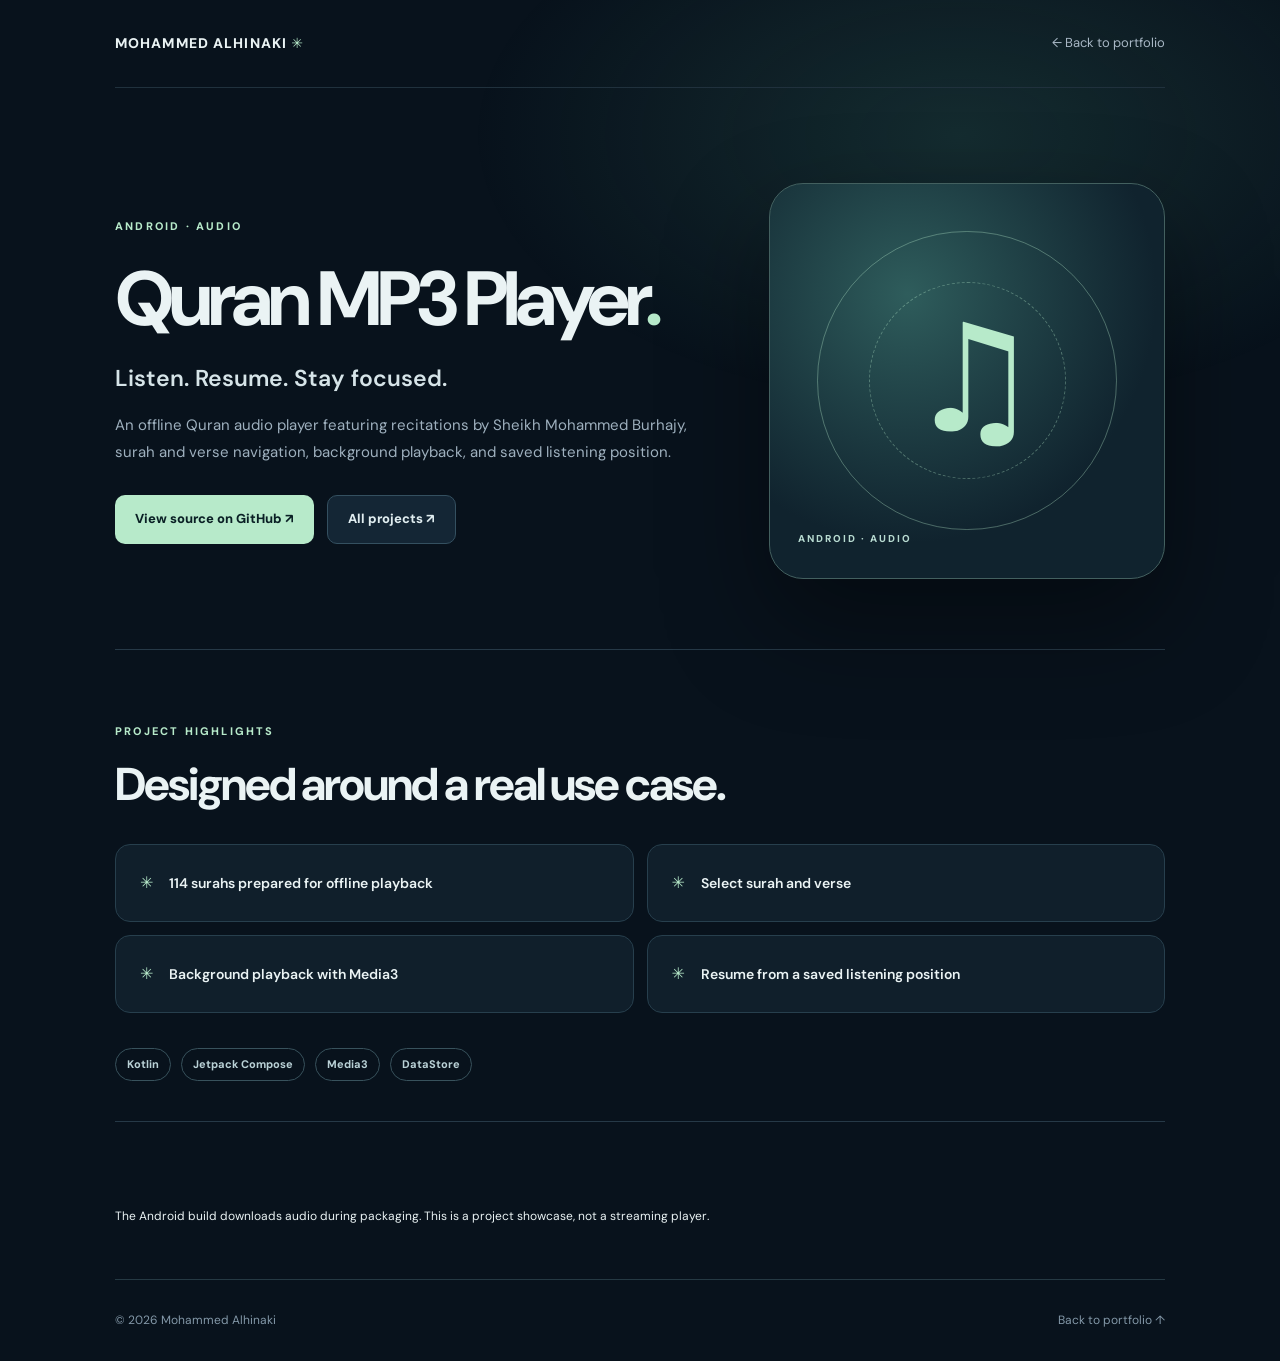
<file: docs/index.html>
<!doctype html>
<html lang="en"><head><meta charset="utf-8"/><meta name="viewport" content="width=device-width,initial-scale=1"/><meta name="description" content="An offline Quran audio player featuring recitations by Sheikh Mohammed Burhajy, surah and verse navigation, background playback, and saved listening position."/><meta name="theme-color" content="#08121c"/><title>Quran MP3 Player · Mohammed Alhinaki's Projects</title>
<link rel="preconnect" href="https://fonts.googleapis.com"/><link rel="preconnect" href="https://fonts.gstatic.com" crossorigin/><link href="https://fonts.googleapis.com/css2?family=DM+Sans:wght@400;500;600;700;800&display=swap" rel="stylesheet"/>
<style>
:root{--accent:#b7eaca;--accent2:#448d7a;color-scheme:dark}
*{box-sizing:border-box}html{scroll-behavior:smooth}body{margin:0;color:#eaf3f4;background:#08121c;font:400 16px/1.75 'DM Sans',system-ui,sans-serif;overflow-x:hidden}body:before{content:'';position:fixed;inset:0;pointer-events:none;background:radial-gradient(ellipse 40% 32% at 75% 15%,color-mix(in srgb,var(--accent2) 21%,transparent),transparent 95%);z-index:-1}a{color:inherit;text-decoration:none}a:focus-visible{outline:2px solid var(--accent);outline-offset:4px}.wrap{width:min(1050px,calc(100% - 48px));margin:auto}.nav{display:flex;align-items:center;justify-content:space-between;padding:31px 0;border-bottom:1px solid #20313d}.logo{font-size:14px;font-weight:800;letter-spacing:.08em}.logo b{color:var(--accent)}.back{font-size:13px;color:#a8b7c5;transition:color .25s}.back:hover{color:var(--accent)}.hero{min-height:480px;display:grid;grid-template-columns:1.2fr .8fr;align-items:center;gap:60px;padding:95px 0 70px}.kicker,.section-kicker{font-size:11px;font-weight:800;letter-spacing:.2em;color:var(--accent)}h1{font-size:clamp(48px,6vw,83px);line-height:1.1;letter-spacing:-.065em;margin:20px 0}h1 span{color:var(--accent)}.subtitle{font-size:23px;color:#d6e4e8;line-height:1.5;margin:0 0 17px;font-weight:600}.summary{color:#9eb0be;max-width:600px;margin:0 0 30px;font-size:15px}.actions{display:flex;flex-wrap:wrap;gap:13px}.btn{display:inline-flex;align-items:center;justify-content:center;gap:15px;background:var(--accent);color:#0a2025;padding:12px 20px;border-radius:10px;font-size:13px;font-weight:800;transition:transform .3s,box-shadow .3s}.btn:hover{transform:translateY(-3px);box-shadow:0 12px 30px color-mix(in srgb,var(--accent2) 24%,transparent)}.btn.secondary{background:#142635;color:#e0edf0;border:1px solid #345060}.visual{aspect-ratio:1;border-radius:34px;background:radial-gradient(circle at 35% 28%,color-mix(in srgb,var(--accent2) 45%,#1d3543),#10232e 65%);border:1px solid #43605f;display:grid;place-items:center;position:relative;box-shadow:0 45px 105px #0006;animation:float 7s ease-in-out infinite}.visual:before,.visual:after{content:'';position:absolute;border:1px solid color-mix(in srgb,var(--accent) 35%,transparent);border-radius:50%;inset:12%;animation:spin 26s linear infinite}.visual:after{inset:25%;border-style:dashed;animation-direction:reverse}.visual strong{font-size:clamp(88px,12vw,150px);color:var(--accent);font-weight:800;z-index:1;letter-spacing:-.1em}.visual small{position:absolute;bottom:30px;left:28px;font-size:10px;letter-spacing:.2em;color:#b8dbd1;font-weight:800}.features{border-top:1px solid #263947;padding:72px 0 40px}.features h2,.code-section h2{font-size:clamp(29px,3.8vw,46px);line-height:1.2;letter-spacing:-.045em;max-width:650px;margin:16px 0 32px}.feature-grid{display:grid;grid-template-columns:repeat(2,1fr);gap:13px}.feature{border:1px solid #273f4d;background:#101f2b;border-radius:15px;padding:24px;display:flex;gap:16px;align-items:center}.feature .check{color:var(--accent);font-weight:800}.feature span:last-child{font-size:14px;font-weight:600}.stack{display:flex;gap:10px;flex-wrap:wrap;margin-top:35px}.stack span{font-size:11px;font-weight:750;border:1px solid #38525c;color:#b9d1d6;padding:6px 11px;border-radius:99px}.code-section{padding:75px 0 50px;border-top:1px solid #253d4d;margin-top:55px}.code-section p{color:#91a9b9}.code-grid{display:grid;grid-template-columns:repeat(2,minmax(0,1fr));gap:18px;margin-top:30px}.code-card{background:#0c1b26;border:1px solid #2c4551;border-radius:14px;overflow:hidden;min-width:0}.code-top{padding:13px 16px;border-bottom:1px solid #2c4551;display:flex;justify-content:space-between;color:#bad2d3;font-size:11px;font-weight:700}.code-top span:last-child{color:var(--accent)}pre{margin:0;padding:20px;overflow:auto;font:12px/1.7 ui-monospace,SFMono-Regular,Consolas,monospace;color:#b2e0cd}.small-note{font-size:12px}.footer{border-top:1px solid #253943;padding:30px 0;display:flex;justify-content:space-between;color:#8398a8;font-size:12px;gap:18px}.reveal{opacity:0;transform:translateY(23px);transition:opacity .7s,transform .7s}.reveal.visible{opacity:1;transform:none}@keyframes float{50%{transform:translateY(-10px)}}@keyframes spin{to{transform:rotate(360deg)}}@media(max-width:720px){.hero{grid-template-columns:1fr;gap:30px;padding:65px 0 40px}.visual{max-width:330px;width:100%;justify-self:center}.feature-grid,.code-grid{grid-template-columns:1fr}.wrap{width:min(100% - 34px,1050px)}.footer{flex-wrap:wrap}}@media(prefers-reduced-motion:reduce){*,*:before,*:after{animation:none!important;transition:none!important;scroll-behavior:auto!important}.reveal{opacity:1;transform:none}}
</style></head><body><div class="wrap"><nav class="nav"><a class="logo" href="https://mohammedalhinaki-cloud.github.io/">MOHAMMED ALHINAKI<span> </span><b>✳</b></a><a class="back" href="https://mohammedalhinaki-cloud.github.io/#work">← Back to portfolio</a></nav>
<main><section class="hero"><div class="hero-text"><div class="kicker">ANDROID · AUDIO</div><h1>Quran MP3 Player<span>.</span></h1><p class="subtitle">Listen. Resume. Stay focused.</p><p class="summary">An offline Quran audio player featuring recitations by Sheikh Mohammed Burhajy, surah and verse navigation, background playback, and saved listening position.</p><div class="actions"><a class="btn" href="https://github.com/mohammedalhinaki-cloud/Burhajy" target="_blank" rel="noopener noreferrer">View source on GitHub ↗</a><a class="btn secondary" href="https://mohammedalhinaki-cloud.github.io/#work">All projects ↗</a></div></div><div class="visual" aria-hidden="true"><strong>♫</strong><small>ANDROID · AUDIO</small></div></section>
<section class="features reveal"><div class="section-kicker">PROJECT HIGHLIGHTS</div><h2>Designed around a real use case.</h2><div class="feature-grid"><div class="feature"><span class="check">✳</span><span>114 surahs prepared for offline playback</span></div><div class="feature"><span class="check">✳</span><span>Select surah and verse</span></div><div class="feature"><span class="check">✳</span><span>Background playback with Media3</span></div><div class="feature"><span class="check">✳</span><span>Resume from a saved listening position</span></div></div><div class="stack"><span>Kotlin</span><span>Jetpack Compose</span><span>Media3</span><span>DataStore</span></div></section><section class="features reveal"><p class="small-note">The Android build downloads audio during packaging. This is a project showcase, not a streaming player.</p></section></main><footer class="footer"><span>© <span id="year">2026</span> Mohammed Alhinaki</span><a href="https://mohammedalhinaki-cloud.github.io/">Back to portfolio ↑</a></footer></div><script>document.getElementById('year').textContent = new Date().getFullYear();if('IntersectionObserver' in window && !matchMedia('(prefers-reduced-motion: reduce)').matches){const io = new IntersectionObserver((entries)=>{for(const e of entries){if(e.isIntersecting){e.target.classList.add('visible');io.unobserve(e.target)}}},{threshold:.1});document.querySelectorAll('.reveal').forEach(e=>io.observe(e))}else{document.querySelectorAll('.reveal').forEach(e=>e.classList.add('visible'))}</script></body></html>
</file>
